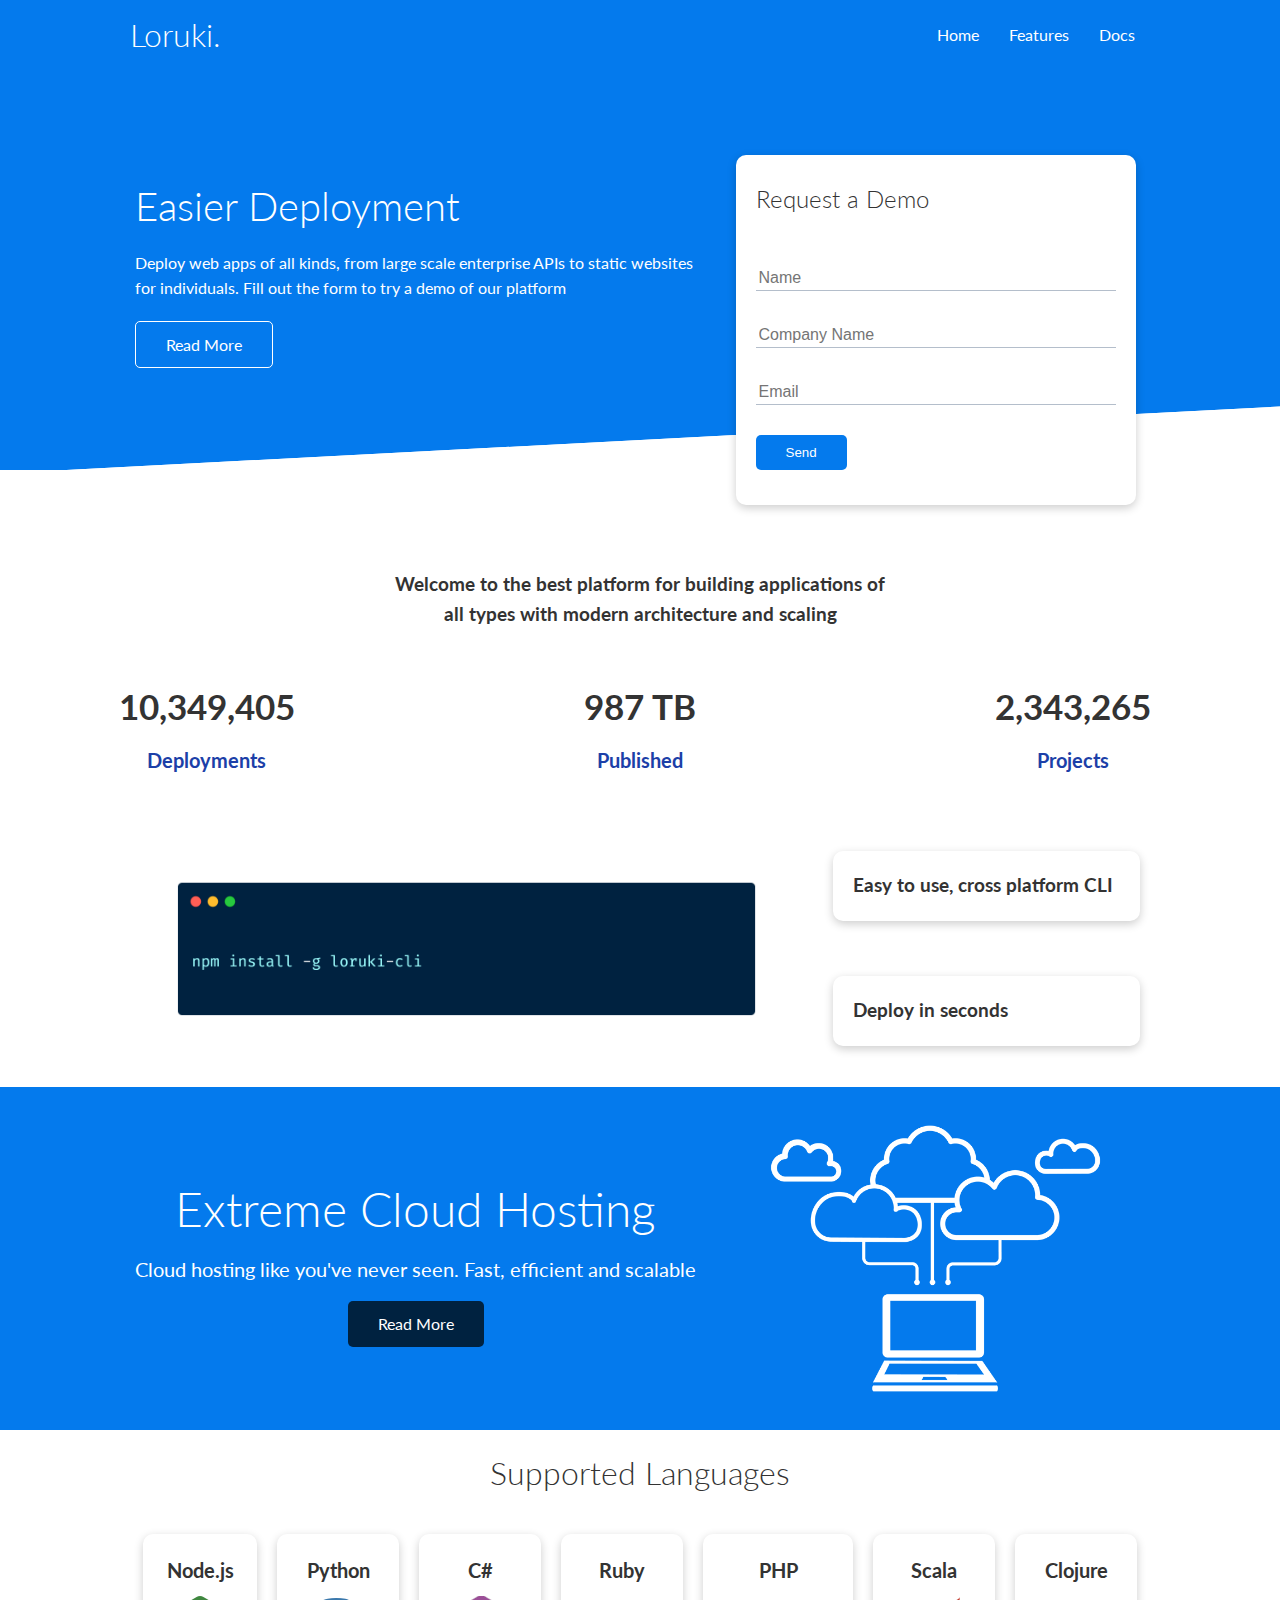
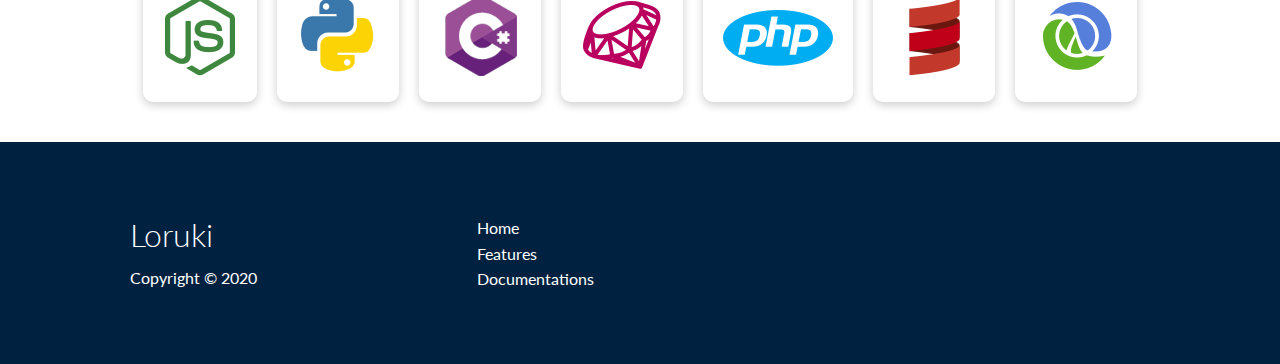
<file: index.html>
<!DOCTYPE html>
<html lang="en">

    <head>
        <meta charset="UTF-8">
        <meta http-equiv="X-UA-Compatible" content="IE=edge">
        <meta name="viewport" content="width=device-width, initial-scale=1.0">

        <link rel="stylesheet" href="https://cdnjs.cloudflare.com/ajax/libs/font-awesome/5.15.2/css/all.min.css"
            integrity="sha512-HK5fgLBL+xu6dm/Ii3z4xhlSUyZgTT9tuc/hSrtw6uzJOvgRr2a9jyxxT1ely+B+xFAmJKVSTbpM/CuL7qxO8w=="
            crossorigin="anonymous" />
        <link rel="stylesheet" href="css/style.css">
        <link rel="stylesheet" href="css/utilities.css">
        <title>Loruki | Cloud Hosting For Everyone</title>
    </head>

    <body>
        <!-- Navbar -->
        <div class="navbar">
            <div class="container flex">
                <h1 class="logo">Loruki.</h1>
                <nav>
                    <ul>
                        <li> <a href="index.html">Home</a> </li>
                        <li> <a href="features.html">Features</a> </li>
                        <li> <a href="docs.html">Docs</a> </li>
                    </ul>
                </nav>
            </div>
        </div>

        <!-- Showcase -->

        <section class="showcase">
            <div class="container grid">
                <div class="showcase-text">
                    <h1>Easier Deployment</h1>
                    <p>Deploy web apps of all kinds, from large scale enterprise APIs to static websites for
                        individuals. Fill out the form to try a demo of our platform</p>
                    <a href="features.html" class="btn btn-outline">Read More</a>
                </div>

                <div class="showcase-form card">
                    <h2>Request a Demo</h2>
                    <form name="contact" method="POST" netlify-honeypot="bot-field" data-netlify="true">
                        <input type="hidden" name="form-name" value="contact">
                        <p class="hidden">
                            <label>Don’t fill this out if you’re human: <input name="bot-field" /></label>
                        </p>
                        <div class="form-control">
                            <input type="text" name="name" placeholder="Name" required>
                        </div>
                        <div class="form-control">
                            <input type="text" name="company" placeholder="Company Name" required>
                        </div>
                        <div class="form-control">
                            <input type="email" name="email" placeholder="Email" required>
                        </div>
                        <input type="submit" value="Send" class="btn btn-primary">
                    </form>
                </div>
            </div>
        </section>

        <!-- Stats -->
        <section class="stats">
            <div class="containter">
                <h3 class="stats-heading text-center">
                    Welcome to the best platform for building applications of all types with modern architecture and
                    scaling
                </h3>
                <div class="grid grid-3 text-center my-4">
                    <div>
                        <i class="fas fa-server fa-3x"></i>
                        <h3>10,349,405</h3>
                        <p class="text-secondary">Deployments</p>
                    </div>
                    <div>
                        <i class="fas fa-upload fa-3x"></i>
                        <h3>987 TB</h3>
                        <p class="text-secondary">Published</p>
                    </div>
                    <div>
                        <i class="fas fa-project-diagram fa-3x"></i>
                        <h3>2,343,265</h3>
                        <p class="text-secondary">Projects</p>
                    </div>
                </div>
            </div>
        </section>

        <!-- CLI -->
        <section class="cli">
            <div class="container grid">
                <img src="images/cli.png" alt="">
                <div class="card">
                    <h3>Easy to use, cross platform CLI</h3>
                </div>
                <div class="card">
                    <h3>Deploy in seconds</h3>
                </div>
            </div>
        </section>

        <!-- Cloud -->
        <section class="cloud bg-primary my-2 py-2">
            <div class="container grid">
                <div class="text-center">
                    <h2 class="lg">Extreme Cloud Hosting</h2>
                    <p class="lead my-1">
                        Cloud hosting like you've never seen.
                        Fast, efficient and scalable
                    </p>
                    <a href="features.html" class="btn btn-dark">Read More</a>
                </div>
                <img src="images/cloud.png" alt="">
            </div>
        </section>

        <!-- Languages -->
        <section class="languages">
            <h2 class="md text-center my-2">
                Supported Languages
            </h2>
            <div class="container flex">
                <div class="card">
                    <h4>Node.js</h4>
                    <img src="images/logos/node.png" alt="">
                </div>
                <div class="card">
                    <h4>Python</h4>
                    <img src="images/logos/python.png" alt="">
                </div>
                <div class="card">
                    <h4>C#</h4>
                    <img src="images/logos/csharp.png" alt="">
                </div>
                <div class="card">
                    <h4>Ruby</h4>
                    <img src="images/logos/ruby.png" alt="">
                </div>
                <div class="card">
                    <h4>PHP</h4>
                    <img src="images/logos/php.png" alt="">
                </div>
                <div class="card">
                    <h4>Scala</h4>
                    <img src="images/logos/scala.png" alt="">
                </div>
                <div class="card">
                    <h4>Clojure</h4>
                    <img src="images/logos/clojure.png" alt="">
                </div>
            </div>
        </section>

        <!-- Footer -->
        <footer class="footer bg-dark py-5">
            <div class="container grid grid-3">
                <div>
                    <h1>Loruki</h1>
                    <p>Copyright &copy; 2020</p>
                </div>
                <nav>
                    <ul>
                        <li><a href="index.html">Home</a></li>
                        <li><a href="features.html">Features</a></li>
                        <li><a href="docs.html">Documentations</a></li>
                    </ul>
                </nav>
                <div class="social">
                    <a href=""><i class="fab fa-github fa-2x"></i></a>
                    <a href=""><i class="fab fa-facebook fa-2x"></i></a>
                    <a href=""><i class="fab fa-instagram fa-2x"></i></a>
                    <a href=""><i class="fab fa-twitter fa-2x"></i></a>
                </div>
            </div>
        </footer>

    </body>

</html>
</file>
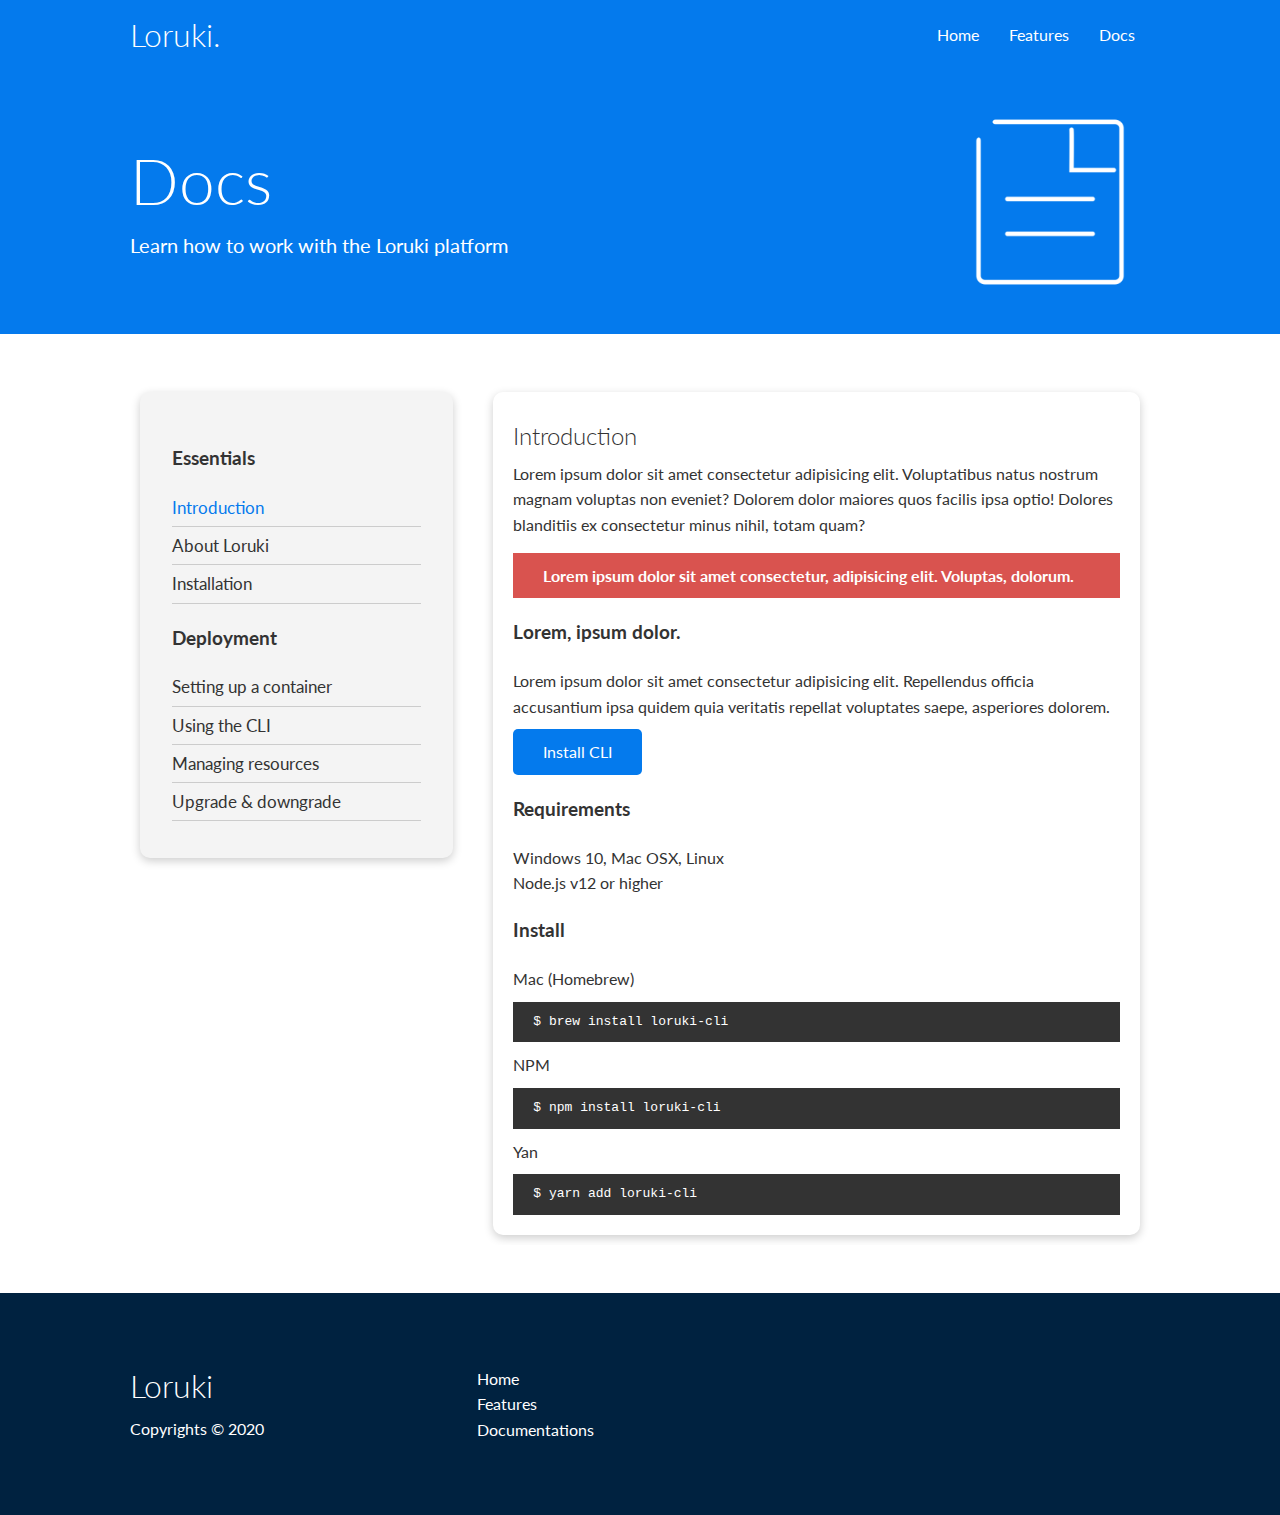
<file: docs.html>
<!DOCTYPE html>
<html lang="en">

    <head>
        <meta charset="UTF-8">
        <meta http-equiv="X-UA-Compatible" content="IE=edge">
        <meta name="viewport" content="width=device-width, initial-scale=1.0">

        <link rel="stylesheet" href="https://cdnjs.cloudflare.com/ajax/libs/font-awesome/5.15.2/css/all.min.css"
            integrity="sha512-HK5fgLBL+xu6dm/Ii3z4xhlSUyZgTT9tuc/hSrtw6uzJOvgRr2a9jyxxT1ely+B+xFAmJKVSTbpM/CuL7qxO8w=="
            crossorigin="anonymous" />
        <link rel="stylesheet" href="css/utilities.css">
        <link rel="stylesheet" href="css/style.css">
        <title>Loruki | Cloud Hosting For Everyone</title>
    </head>

    <body>
        <!-- Navbar -->
        <div class="navbar">
            <div class="container flex">
                <h1 class="logo">Loruki.</h1>
                <nav>
                    <ul>
                        <li> <a href="index.html">Home</a> </li>
                        <li> <a href="features.html">Features</a> </li>
                        <li> <a href="docs.html">Docs</a> </li>
                    </ul>
                </nav>
            </div>
        </div>

        <!-- Head -->
        <section class="docs-head bg-primary py-3">
            <div class="container grid">
                <div>
                    <h1 class="xl">Docs</h1>
                    <p class="lead">Learn how to work with the Loruki platform</p>
                </div>
                <img src="images/docs.png" alt="">
            </div>
        </section>

        <!-- DOcs main -->
        <section class="docs-main my-4">
            <div class="container grid">
                <div class="card bg-light p-3">
                    <h3 class="my-2">Essentials</h3>
                    <nav>
                        <ul>
                            <li><a class="text-primary" href="#">Introduction</a></li>
                            <li><a href="#">About Loruki</a></li>
                            <li><a href="#">Installation</a></li>
                        </ul>
                    </nav>

                    <h3 class="my-2">Deployment</h3>
                    <nav>
                        <ul>
                            <li><a href="#">Setting up a container</a></li>
                            <li><a href="#">Using the CLI</a></li>
                            <li><a href="#">Managing resources</a></li>
                            <li><a href="#">Upgrade & downgrade</a></li>
                        </ul>
                    </nav>
                </div>
                <div class="card">
                    <h2>Introduction</h2>
                    <p>Lorem ipsum dolor sit amet consectetur adipisicing elit. Voluptatibus natus nostrum magnam
                        voluptas non eveniet? Dolorem dolor maiores quos facilis ipsa optio! Dolores blanditiis ex
                        consectetur minus nihil, totam quam?</p>

                    <div class="alert alert-success">
                        <i class="fas fa-info"></i>Lorem ipsum dolor sit amet consectetur, adipisicing elit. Voluptas,
                        dolorum.
                    </div>

                    <h3>Lorem, ipsum dolor.</h3>
                    <p>Lorem ipsum dolor sit amet consectetur adipisicing elit. Repellendus officia accusantium ipsa
                        quidem quia veritatis repellat voluptates saepe, asperiores dolorem.</p>
                    <a href="#" class="btn btn-primary">Install CLI</a>

                    <h3>Requirements</h3>
                    <ul>
                        <li>Windows 10, Mac OSX, Linux</li>
                        <li>Node.js v12 or higher</li>
                    </ul>

                    <h3>Install</h3>
                    <p>Mac (Homebrew)</p>
                    <pre><code>$ brew install loruki-cli</code></pre>
                    <p>NPM</p>
                    <pre><code>$ npm install loruki-cli</code></pre>
                    <p>Yan</p>
                    <pre><code>$ yarn add loruki-cli</code></pre>
                </div>
            </div>
        </section>


        <!-- Footer -->
        <footer class="footer bg-dark py-5">
            <div class="container grid grid-3">
                <div>
                    <h1>Loruki</h1>
                    <p>Copyrights &copy; 2020</p>
                </div>
                <nav>
                    <ul>
                        <li><a href="index.html">Home</a></li>
                        <li><a href="features.html">Features</a></li>
                        <li><a href="docs.html">Documentations</a></li>
                    </ul>
                </nav>
                <div class="social">
                    <a href=""><i class="fab fa-github fa-2x"></i></a>
                    <a href=""><i class="fab fa-facebook fa-2x"></i></a>
                    <a href=""><i class="fab fa-instagram fa-2x"></i></a>
                    <a href=""><i class="fab fa-twitter fa-2x"></i></a>
                </div>
            </div>
        </footer>

    </body>

</html>
</file>
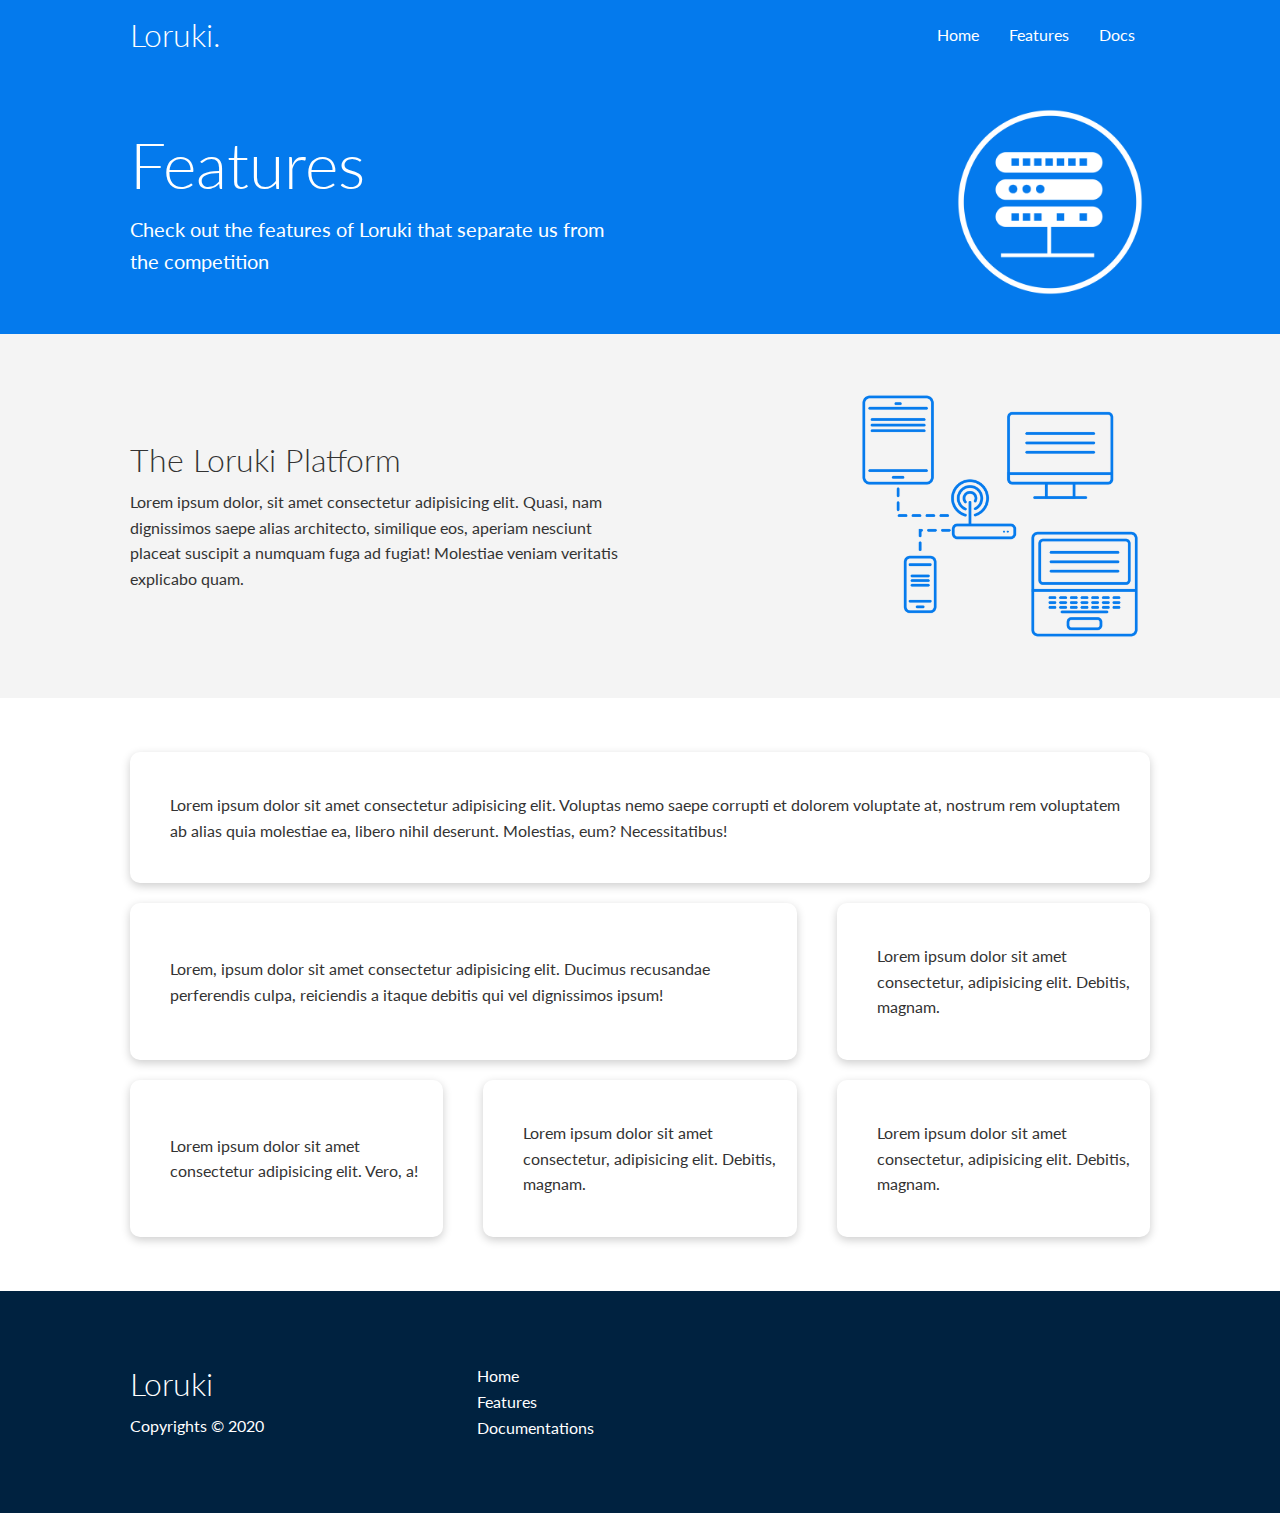
<file: features.html>
<!DOCTYPE html>
<html lang="en">

    <head>
        <meta charset="UTF-8">
        <meta http-equiv="X-UA-Compatible" content="IE=edge">
        <meta name="viewport" content="width=device-width, initial-scale=1.0">

        <link rel="stylesheet" href="https://cdnjs.cloudflare.com/ajax/libs/font-awesome/5.15.2/css/all.min.css"
            integrity="sha512-HK5fgLBL+xu6dm/Ii3z4xhlSUyZgTT9tuc/hSrtw6uzJOvgRr2a9jyxxT1ely+B+xFAmJKVSTbpM/CuL7qxO8w=="
            crossorigin="anonymous" />
        <link rel="stylesheet" href="css/utilities.css">
        <link rel="stylesheet" href="css/style.css">
        <title>Loruki | Cloud Hosting For Everyone</title>
    </head>

    <body>
        <!-- Navbar -->
        <div class="navbar">
            <div class="container flex">
                <h1 class="logo">Loruki.</h1>
                <nav>
                    <ul>
                        <li> <a href="index.html">Home</a> </li>
                        <li> <a href="features.html">Features</a> </li>
                        <li> <a href="docs.html">Docs</a> </li>
                    </ul>
                </nav>
            </div>
        </div>

        <!-- Head -->
        <section class="features-head bg-primary py-3">
            <div class="container grid">
                <div>
                    <h1 class="xl">Features</h1>
                    <p class="lead">Check out the features of Loruki that separate us from the competition</p>
                </div>
                <img src="images/server.png" alt="">
            </div>
        </section>

        <!-- Sub head -->
        <section class="features-sub-head bg-light py-3">
            <div class="container grid">
                <div>
                    <h1 class="md">The Loruki Platform</h1>
                    <p>Lorem ipsum dolor, sit amet consectetur adipisicing elit. Quasi, nam dignissimos
                        saepe alias architecto, similique eos, aperiam nesciunt placeat suscipit a numquam fuga ad
                        fugiat! Molestiae veniam veritatis explicabo quam.</p>
                </div>
                <img src="images/server2.png" alt="">
            </div>
        </section>

        <!-- Main -->
        <section class="features-main my-2">
            <div class="container grid grid-3">
                <div class="card flex">
                    <i class="fas fa-server fa-3x"></i>
                    <p>Lorem ipsum dolor sit amet consectetur adipisicing elit. Voluptas nemo saepe corrupti et dolorem
                        voluptate at, nostrum rem voluptatem ab alias quia molestiae ea, libero nihil deserunt.
                        Molestias, eum? Necessitatibus!</p>
                </div>
                <div class="card flex">
                    <i class="fas fa-network-wired fa-3x"></i>
                    <p>
                        Lorem, ipsum dolor sit amet consectetur adipisicing elit. Ducimus
                        recusandae perferendis culpa, reiciendis a itaque debitis qui vel
                        dignissimos ipsum!
                    </p>
                </div>
                <div class="card flex">
                    <i class="fas fa-laptop-code fa-3x"></i>
                    <p>
                        Lorem ipsum dolor sit amet consectetur, adipisicing elit. Debitis,
                        magnam.
                    </p>
                </div>
                <div class="card flex">
                    <i class="fas fa-database fa-3x"></i>
                    <p>
                        Lorem ipsum dolor sit amet consectetur adipisicing elit. Vero, a!
                    </p>
                </div>
                <div class="card flex">
                    <i class="fas fa-power-off fa-3x"></i>
                    <p>
                        Lorem ipsum dolor sit amet consectetur, adipisicing elit. Debitis,
                        magnam.
                    </p>
                </div>
                <div class="card flex">
                    <i class="fas fa-upload fa-3x"></i>
                    <p>
                        Lorem ipsum dolor sit amet consectetur, adipisicing elit. Debitis,
                        magnam.
                    </p>
                </div>
            </div>
        </section>

        <!-- Footer -->
        <footer class="footer bg-dark py-5">
            <div class="container grid grid-3">
                <div>
                    <h1>Loruki</h1>
                    <p>Copyrights &copy; 2020</p>
                </div>
                <nav>
                    <ul>
                        <li><a href="index.html">Home</a></li>
                        <li><a href="features.html">Features</a></li>
                        <li><a href="docs.html">Documentations</a></li>
                    </ul>
                </nav>
                <div class="social">
                    <a href=""><i class="fab fa-github fa-2x"></i></a>
                    <a href=""><i class="fab fa-facebook fa-2x"></i></a>
                    <a href=""><i class="fab fa-instagram fa-2x"></i></a>
                    <a href=""><i class="fab fa-twitter fa-2x"></i></a>
                </div>
            </div>
        </footer>

    </body>

</html>
</file>
<file: css/style.css>
@import url('https://fonts.googleapis.com/css2?family=Lato:wght@300&display=swap');

:root {
    --primary-color: #047aed;
    --secondary-color: #1c3fa8;
    --dark-color: #002240;
    --light-color: #f4f4f4;
    --success-color: #5cb85c;
    --error-color:#d9534f;
}

* {
    box-sizing: border-box;
    padding: 0;
    margin: 0;
}

body {
    font-family: 'Lato', 'sans-serif';
    color: #333;
    line-height: 1.6;
}

ul {
    list-style-type: none;
}

a {
    text-decoration: none;
    color: #333;
}

h1, h2 {
    font-weight: 300;
    line-height: 1.2;
    margin: 10px 0;
}

p {
    margin: 10px 0;
}

img {
    width: 100%;
}

code, pre {
    background: #333;
    color: #fff;
    padding: 10px;
}

.hidden {
    visibility: hidden;
    height: 0;
}

/* Navbar */
.navbar {
    background-color: var(--primary-color);
    color: #fff;
    height: 70px;
}

.navbar ul {
    display: flex;
}

.navbar a {
    color: #fff;
    padding: 10px;
    margin: 0 5px;
}

.navbar a:hover {
    border-bottom: 2px #fff solid;
}

.navbar .flex {
    justify-content: space-between;
}

/* Showcase */
.showcase {
    height: 400px;
    background-color: var(--primary-color);
    color: #fff;
    position: relative;
}

.showcase h1 {
    font-size: 40px;
}

.showcase p {
    margin: 20px 0;
}

.showcase .grid {
    overflow: visible;
    grid-template-columns: 55% auto;
    gap: 30px;
}

.showcase-text {
    animation: slideInFromLeft 1s ease-in;
}

.showcase-form {
    position: relative;
    top: 60px;
    height: 350px;
    width: 400px;
    padding: 40px;
    z-index: 100;
    justify-self: flex-end;
    animation: slideInFromRight 1s ease-in;
}

.showcase-form .form-control {
    margin: 30px 0;
}

.showcase-form input[type='text'],
.showcase-form input[type='email'] {
    border: 0;
    border-bottom: 1px solid #b4becb;
    width: 100%;
    padding: 3px;
    font-size: 16px;
}

.showcase-form input:focus {
    outline: none;
}

.showcase::before, .showcase::after {
    content: '';
    position: absolute;
    height: 100px;
    bottom:-70px;
    right: 0;
    left: 0;
    background: #fff;
    transform: skewY(-3deg);
    -webkit-transform: skewY(-3deg);
    -moz-transform: skewY(-3deg);
    -ms-transform: skewY(-3deg);
}

/* Stats */
.stats {
    padding-top: 100px;
    animation: slideInFromBottom 1s ease-in;
}

.stats-heading {
    max-width: 500px;
    margin: auto;
}

.stats .grid h3 {
    font-size: 35px;
}

.stats .grid p {
    font-size: 20px;
    font-weight: bold;
}

/* Cli */
.cli .grid {
    grid-template-columns: repeat(3, 1fr);
    grid-template-rows: repeat(2, 1fr);
}

.cli .grid > *:first-child {
    grid-column: 1 / span 2;
    grid-row: 1 / span 2;
}

/* Cloud */
.cloud .grid {
    grid-template-columns: 4fr 3fr;;
}

/* Languages */
.languages .flex {
    flex-wrap: wrap;
}

.languages .card{
    text-align: center;
    margin: 18px 10px 40px;
    transition: transform 0.2s ease-in;
}

.languages .card h4 {
    font-size: 20px;
    margin-bottom: 10px;
}

.languages .card:hover {
    transform: translateY(-15px);
}

/* Features */
.features-head img, .docs-head img {
    width: 200px;
    justify-self: flex-end;
}

.features-sub-head img {
    width: 300px;
    justify-self: flex-end;
}

.features-main .card > i {
    margin-right: 20px;
}

.features-main .grid {
    padding: 30px;
}

.features-main .grid > *:first-child {
    grid-column: 1/span 3;
}

.features-main .grid > *:nth-child(2) {
    grid-column: 1/span 2;
}

/* Docs */
.docs-main h3 {
    margin: 20px 0;
}

.docs-main .grid {
    grid-template-columns: 1fr 2fr;
    align-items: flex-start;
}

.docs-main nav li {
    font-size: 17px;
    padding-bottom: 5px;
    margin-bottom: 5px;
    border-bottom: 1px #ccc solid;
}

.docs-main a:hover {
    font-weight: bold;
}


/* Footer */ 
.footer .social a {
    margin: 0 10px;
}

/* Animations */
@keyframes slideInFromLeft {
    0% {
        transform: translateX(-100%);
    }

    100% {
        transform: translateX(0);
    }
}

@keyframes slideInFromRight {
    0% {
        transform: translateX(100%);
    }

    100% {
        transform: translateX(0);
    }
}

@keyframes slideInFromTop {
    0% {
        transform: translateY(-100%);
    }

    100% {
        transform: translateY(0);
    }
}

@keyframes slideInFromBottom {
    0% {
        transform: translateY(100%);
    }

    100% {
        transform: translateY(0);
    }
}


/* Tablets and under */
@media(max-width: 768px) {
    .grid,
    .showcase .grid,
    .stats .grid,
    .cli .grid,
    .cloud .grid,
    .features-main .grid,
    .docs-main .grid {
        grid-template-columns: 1fr;
        grid-template-rows: 1fr;
    }

    .showcase {
        height: auto;
    }

    .showcase-text {
        text-align: center;
        margin-top: 40px;
        animation: slideInFromTop 1s ease-in;
    }

    .showcase-form {
        justify-self: center;
        margin: auto;
        animation: slideInFromBottom 1s ease-in;
    }

    .cli .grid > *:first-child {
        grid-column: 1;
        grid-row: 1;
    }

    .features-head,
    .features-sub-head,
    .docs-head {
        text-align: center;
    }

    .features-head img,
    .features-sub-head img,
    .docs-head img {
        justify-self: center;
    }

    .features-main .grid > *:first-child,
    .features-main .grid > *:nth-child(2) {
        grid-column: 1;
    }
}

/* Mobile */
@media(max-width: 500px) {
    .navbar {
        height: 110px;
    }

    .navbar .flex {
        flex-direction: column;
    }

    .navbar ul {
        padding: 10px;
        background-color: rgba(0,0,0,0.1);
    }
}
</file>
<file: css/utilities.css>
.container {
    max-width: 1100px;
    margin: 0 auto;
    overflow: auto;
    padding: 0 40px;
}

.card {
    background-color: #fff;
    color: #333;
    border-radius: 10px;
    box-shadow: 0 3px 10px rgba(0,0,0,0.2);
    padding: 20px;
    margin: 10px;
}

.btn {
    display: inline-block;
    padding: 10px 30px;
    cursor: pointer;
    background: var(--primary-color);
    color: #fff;
    border: none;
    border-radius: 5px;
}

.btn-outline {
    background-color: transparent;
    border: 1px #fff solid;
}

.btn:hover {
    transform: scale(.98);
}

/* Backgrounds & Colored buttons */
.bg-primary, .btn-primary {
    background-color: var(--primary-color);
    color: #fff;
}

.bg-secondary, .btn-secondary {
    background-color: var(--secondary-color);
    color: #fff;
}

.bg-dark, .btn-dark {
    background-color: var(--dark-color);
    color: #fff;
}

.bg-light, .btn-light {
    background-color: var(--light-color);
    color: #333;
}

.bg-primary a, .btn-primary a, .bg-secondary a, .btn-secondary a, .bg-dark a, .btn-dark a {
    color: #fff;
}

/* Text Colors */

.text-primary {
    color: var(--primary-color);
}

.text-secondary {
    color: var(--secondary-color);
}

.text-dark {
    color: var(--dark-color);
}

.text-light {
    color: var(--light-color);
}

/* Text Sizes */
.lead {
    font-size: 20px;
}

.sm {
    font-size: 1rem;
}

.md {
    font-size: 2rem;
}

.lg {
    font-size: 3rem;
}

.xl {
    font-size: 4rem;
}

.text-center {
    text-align: center;
}

/* Alert */
.alert {
    background-color: var(--light-color);
    padding: 10px 20px;
    font-weight: bold;
    margin: 15px 0;
}

.alert i {
    margin-right: 10px;
}

.alert-success {
    background-color: var(--success-color);
    color: #fff;
}

.alert-success {
    background-color: var(--error-color);
    color: #fff;
}

.flex {
    display: flex;
    justify-content: center;
    align-items: center;
    height: 100%
}

.grid {
    display: grid;
    grid-template-columns: repeat(2, 1fr);
    gap: 20px;
    justify-content: center;
    align-items: center;
    height: 100%;
}

.grid-3 {
    grid-template-columns: repeat(3, 1fr);
}

/* Margin */
.m-1 {
    margin: 1rem;
}

.m-2 {
    margin: 1.5rem;
}

.m-3 {
    margin: 2rem;
}

.m-4 {
    margin: 3rem;
}

.m-5 {
    margin: 4rem;
}

.my-1 {
    margin: 1rem 0;
}

.my-2 {
    margin: 1.5rem 0;
}

.my-3 {
    margin: 2rem 0;
}

.my-4 {
    margin: 3rem 0;
}

.my-5 {
    margin: 4rem 0;
}

/* Padding */
.p-1 {
    padding: 1rem;
}

.p-2 {
    padding: 1.5rem;
}

.p-3 {
    padding: 2rem;
}

.p-4 {
    padding: 3rem;
}

.p-5 {
    padding: 4rem;
}

.py-1 {
    padding: 1rem 0;
}

.py-2 {
    padding: 1.5rem 0;
}

.py-3 {
    padding: 2rem 0;
}

.py-4 {
    padding: 3rem 0;
}

.py-5 {
    padding: 4rem 0;
}
</file>
